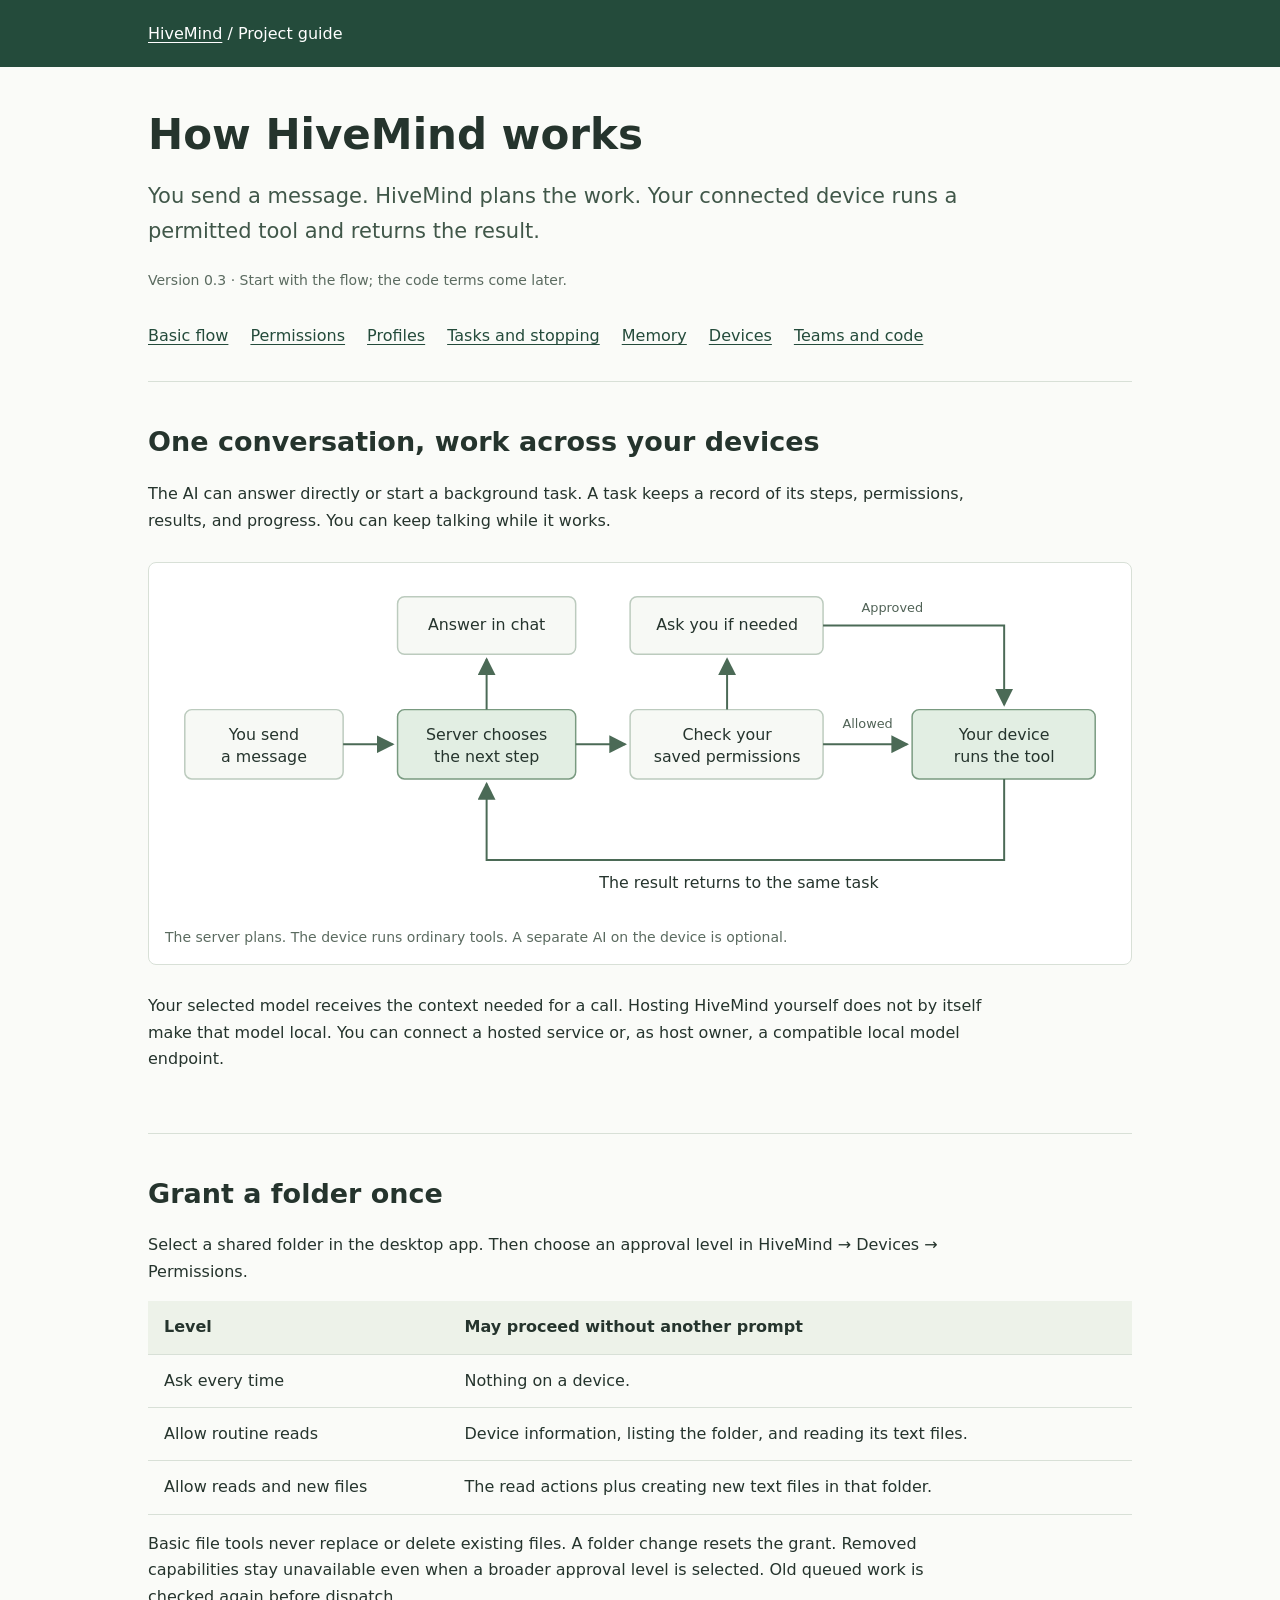
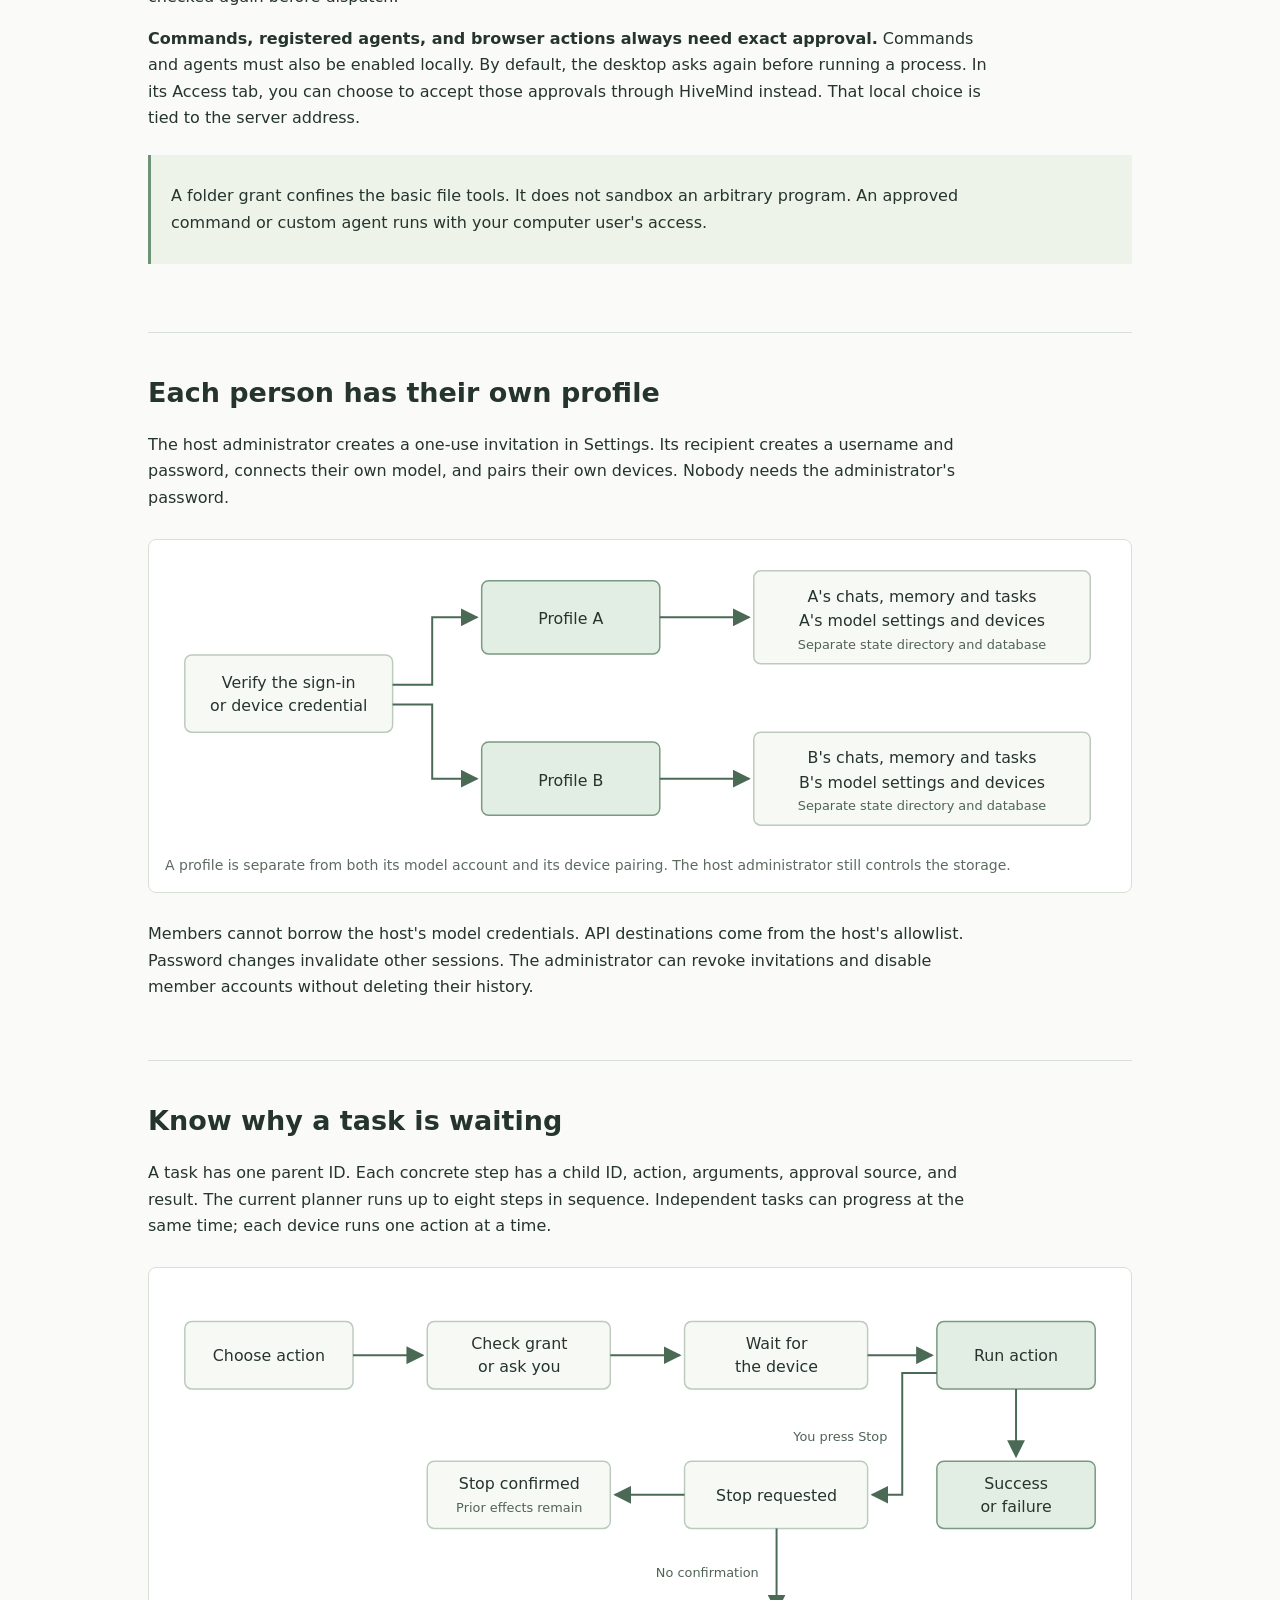
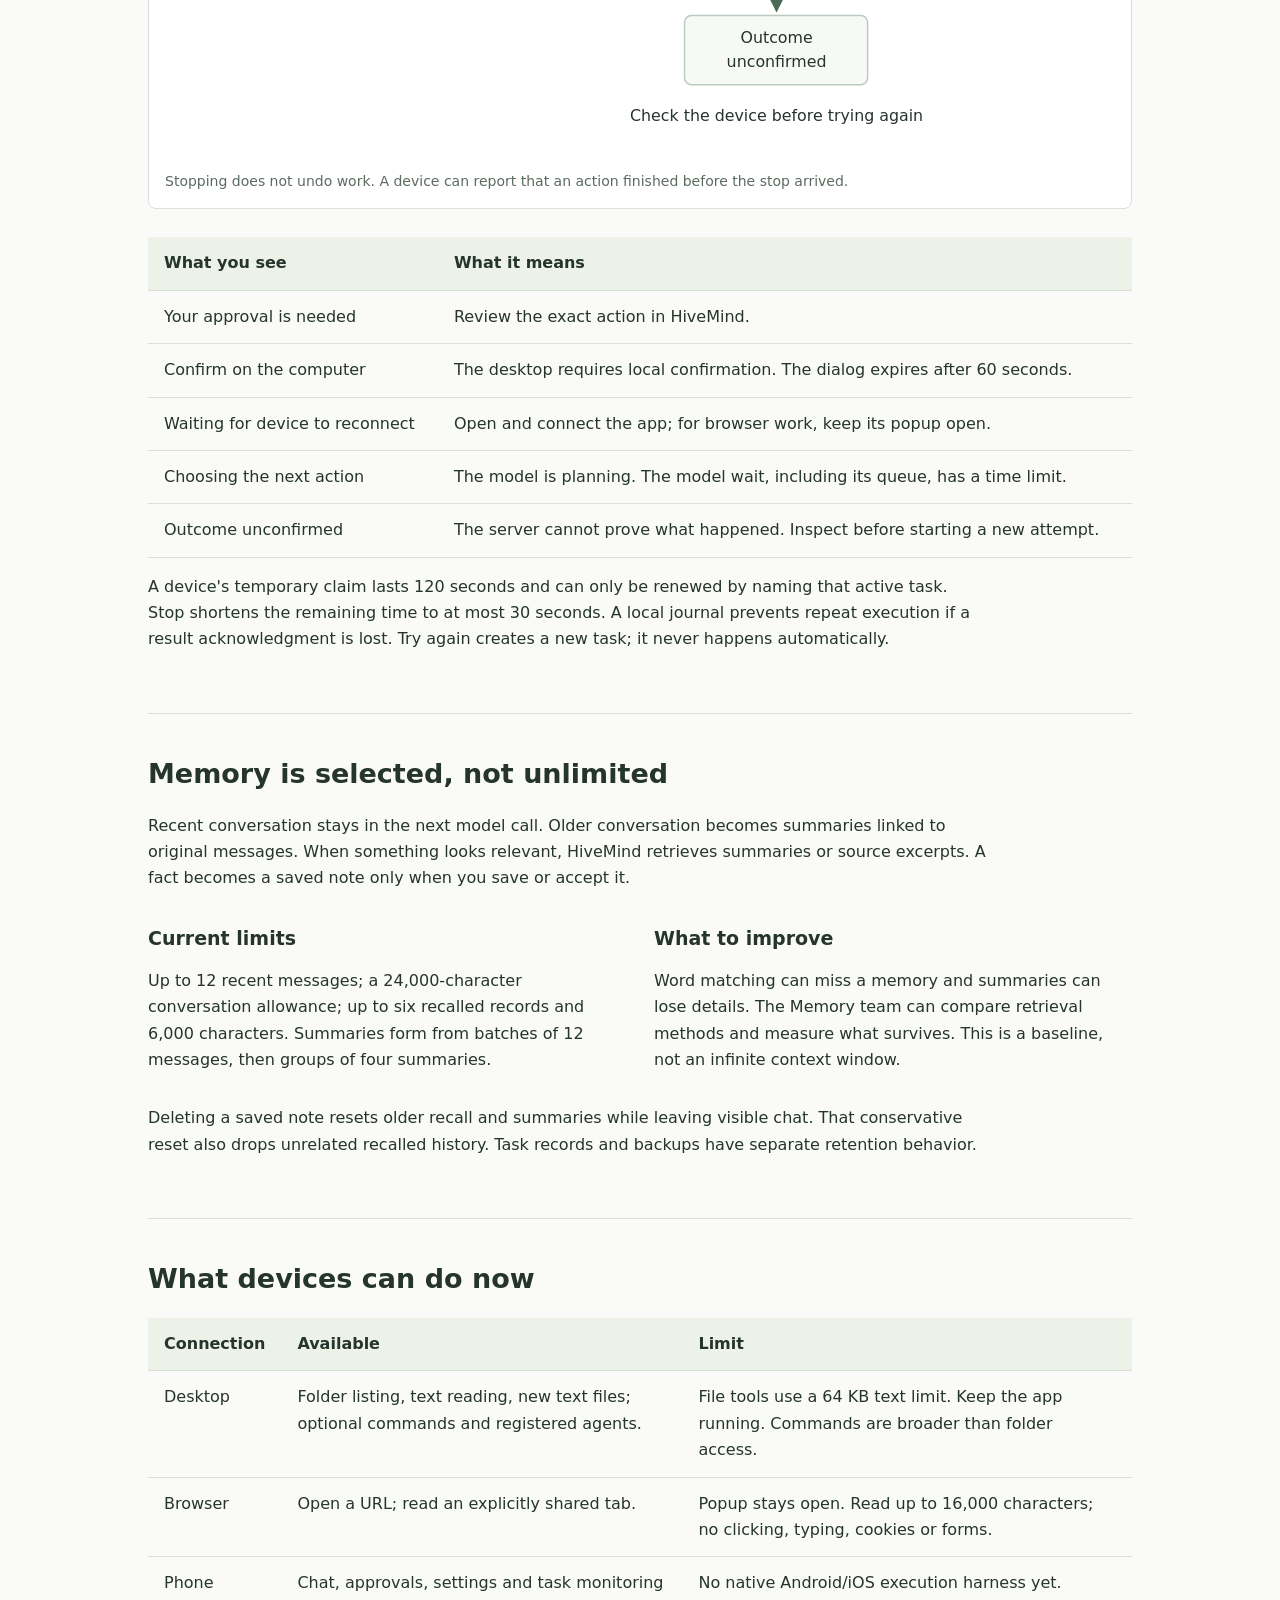
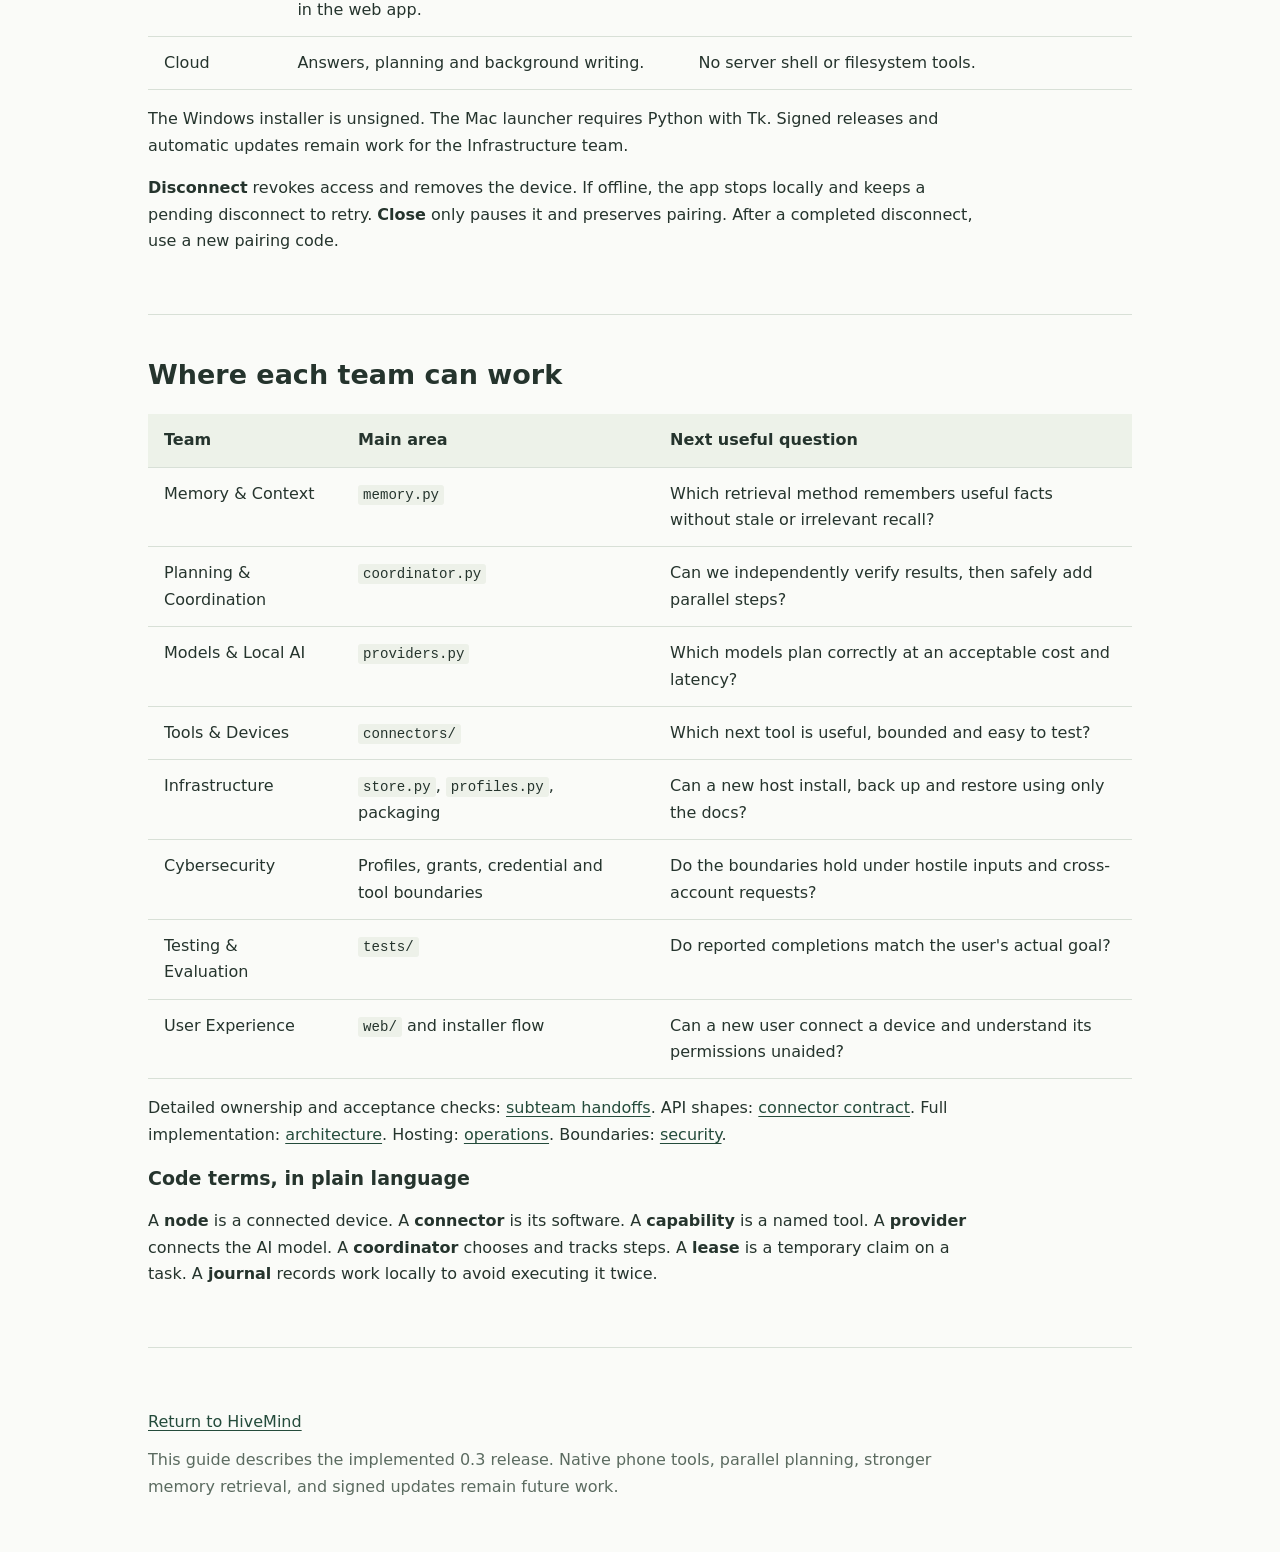
<file: docs/guide.html>
<!doctype html>
<html lang="en"><head><meta charset="utf-8"><meta name="viewport" content="width=device-width,initial-scale=1"><title>How HiveMind works</title><style>
:root{font-family:system-ui,-apple-system,"Segoe UI",sans-serif;color:#25342d;background:#fafbf8;--green:#244b3b;--line:#d8e0d7;--muted:#5b6b60}*{box-sizing:border-box}body{margin:0}header{background:var(--green);color:white;padding:24px 0}header a{color:inherit}main,header>div,footer{max-width:1040px;margin:auto;padding-left:28px;padding-right:28px}main{padding-bottom:40px}h1{font-size:42px;line-height:1.12;margin:44px 0 18px}h2{font-size:27px;line-height:1.2;margin-top:0}h3{font-size:19px}p,li,td,th{font-size:16px;line-height:1.65}p{max-width:840px}a{color:var(--green);text-underline-offset:3px}.lead{font-size:21px;color:#405749}.meta{color:var(--muted);font-size:14px}nav{display:flex;flex-wrap:wrap;gap:12px 22px;padding:20px 0 36px;border-bottom:1px solid var(--line)}section{padding:44px 0;border-bottom:1px solid var(--line)}figure{margin:28px 0;overflow-x:auto;border:1px solid var(--line);border-radius:8px;background:white;padding:16px}svg{display:block;width:100%;min-width:650px;height:auto}svg text{font-family:system-ui,sans-serif;fill:#25342d;font-size:16px}svg .small{font-size:13px;fill:#506256}svg .box{fill:#f7f9f5;stroke:#bccbbe;stroke-width:1.5}svg .green{fill:#e2eee3;stroke:#799a80;stroke-width:1.5}svg .line{fill:none;stroke:#4b6a56;stroke-width:2;marker-end:url(#arrow)}figcaption{font-size:14px;line-height:1.5;color:var(--muted);margin-top:12px}.scroll{overflow:auto}table{border-collapse:collapse;width:100%;min-width:560px}td,th{text-align:left;vertical-align:top;padding:13px 16px;border-bottom:1px solid var(--line)}th{background:#edf2e9}code{font-family:ui-monospace,monospace;font-size:.88em;background:#edf1e9;padding:2px 5px;border-radius:3px}.note{background:#edf3e9;border-left:3px solid #6e9276;padding:12px 20px;margin:24px 0}.columns{display:grid;grid-template-columns:1fr 1fr;gap:28px}footer{padding-top:24px;padding-bottom:36px;color:var(--muted)}@media(max-width:680px){h1{font-size:34px}.columns{grid-template-columns:1fr}main,header>div,footer{padding-left:18px;padding-right:18px}section{padding:32px 0}figure{padding:10px}}
</style></head><body><header><div><a href="/">HiveMind</a> / Project guide</div></header><main>
<h1>How HiveMind works</h1><p class="lead">You send a message. HiveMind plans the work. Your connected device runs a permitted tool and returns the result.</p><p class="meta">Version 0.3 · Start with the flow; the code terms come later.</p>
<nav aria-label="Guide sections"><a href="#flow">Basic flow</a><a href="#permissions">Permissions</a><a href="#profiles">Profiles</a><a href="#tasks">Tasks and stopping</a><a href="#memory">Memory</a><a href="#connectors">Devices</a><a href="#teams">Teams and code</a></nav>
<section id="flow"><h2>One conversation, work across your devices</h2><p>The AI can answer directly or start a background task. A task keeps a record of its steps, permissions, results, and progress. You can keep talking while it works.</p>
<figure><svg viewBox="0 0 960 340" role="img" aria-label="You send a message to the server. The server answers or checks permissions, asks if needed, and sends permitted work to your device. The result returns to the server."><defs><marker id="arrow" markerWidth="9" markerHeight="9" refX="8" refY="4.5" orient="auto"><path d="M0 0 L9 4.5 L0 9 Z" fill="#4b6a56"/></marker></defs>
<rect x="20" y="132" width="160" height="70" rx="7" class="box"/><text x="100" y="163" text-anchor="middle">You send</text><text x="100" y="185" text-anchor="middle">a message</text>
<rect x="235" y="132" width="180" height="70" rx="7" class="green"/><text x="325" y="163" text-anchor="middle">Server chooses</text><text x="325" y="185" text-anchor="middle">the next step</text>
<rect x="235" y="18" width="180" height="58" rx="7" class="box"/><text x="325" y="52" text-anchor="middle">Answer in chat</text>
<rect x="470" y="132" width="195" height="70" rx="7" class="box"/><text x="568" y="163" text-anchor="middle">Check your</text><text x="568" y="185" text-anchor="middle">saved permissions</text>
<rect x="470" y="18" width="195" height="58" rx="7" class="box"/><text x="568" y="52" text-anchor="middle">Ask you if needed</text>
<rect x="755" y="132" width="185" height="70" rx="7" class="green"/><text x="848" y="163" text-anchor="middle">Your device</text><text x="848" y="185" text-anchor="middle">runs the tool</text>
<path d="M180 167 H230" class="line"/><path d="M325 132 V81" class="line"/><path d="M415 167 H465" class="line"/><path d="M568 132 V81" class="line"/><path d="M665 167 H750" class="line"/><path d="M665 47 H848 V127" class="line"/><path d="M848 202 V284 H325 V207" class="line"/>
<text x="710" y="151" text-anchor="middle" class="small">Allowed</text><text x="735" y="33" text-anchor="middle" class="small">Approved</text><text x="580" y="312" text-anchor="middle">The result returns to the same task</text></svg><figcaption>The server plans. The device runs ordinary tools. A separate AI on the device is optional.</figcaption></figure>
<p>Your selected model receives the context needed for a call. Hosting HiveMind yourself does not by itself make that model local. You can connect a hosted service or, as host owner, a compatible local model endpoint.</p></section>
<section id="permissions"><h2>Grant a folder once</h2><p>Select a shared folder in the desktop app. Then choose an approval level in HiveMind → Devices → Permissions.</p><div class="scroll"><table><thead><tr><th>Level</th><th>May proceed without another prompt</th></tr></thead><tbody><tr><td>Ask every time</td><td>Nothing on a device.</td></tr><tr><td>Allow routine reads</td><td>Device information, listing the folder, and reading its text files.</td></tr><tr><td>Allow reads and new files</td><td>The read actions plus creating new text files in that folder.</td></tr></tbody></table></div><p>Basic file tools never replace or delete existing files. A folder change resets the grant. Removed capabilities stay unavailable even when a broader approval level is selected. Old queued work is checked again before dispatch.</p><p><strong>Commands, registered agents, and browser actions always need exact approval.</strong> Commands and agents must also be enabled locally. By default, the desktop asks again before running a process. In its Access tab, you can choose to accept those approvals through HiveMind instead. That local choice is tied to the server address.</p><div class="note"><p>A folder grant confines the basic file tools. It does not sandbox an arbitrary program. An approved command or custom agent runs with your computer user's access.</p></div></section>
<section id="profiles"><h2>Each person has their own profile</h2><p>The host administrator creates a one-use invitation in Settings. Its recipient creates a username and password, connects their own model, and pairs their own devices. Nobody needs the administrator's password.</p>
<figure><svg viewBox="0 0 960 290" role="img" aria-label="A verified sign-in or device credential routes to one profile. Profile A and Profile B each have separate data, model settings, and devices.">
<rect x="20" y="100" width="210" height="78" rx="7" class="box"/><text x="125" y="133" text-anchor="middle">Verify the sign-in</text><text x="125" y="157" text-anchor="middle">or device credential</text>
<rect x="320" y="25" width="180" height="74" rx="7" class="green"/><text x="410" y="69" text-anchor="middle">Profile A</text><rect x="320" y="188" width="180" height="74" rx="7" class="green"/><text x="410" y="232" text-anchor="middle">Profile B</text>
<rect x="595" y="15" width="340" height="94" rx="7" class="box"/><text x="765" y="46" text-anchor="middle">A's chats, memory and tasks</text><text x="765" y="71" text-anchor="middle">A's model settings and devices</text><text x="765" y="94" text-anchor="middle" class="small">Separate state directory and database</text>
<rect x="595" y="178" width="340" height="94" rx="7" class="box"/><text x="765" y="209" text-anchor="middle">B's chats, memory and tasks</text><text x="765" y="234" text-anchor="middle">B's model settings and devices</text><text x="765" y="257" text-anchor="middle" class="small">Separate state directory and database</text>
<path d="M230 130 H270 V62 H315" class="line"/><path d="M230 150 H270 V225 H315" class="line"/><path d="M500 62 H590" class="line"/><path d="M500 225 H590" class="line"/></svg><figcaption>A profile is separate from both its model account and its device pairing. The host administrator still controls the storage.</figcaption></figure>
<p>Members cannot borrow the host's model credentials. API destinations come from the host's allowlist. Password changes invalidate other sessions. The administrator can revoke invitations and disable member accounts without deleting their history.</p></section>
<section id="tasks"><h2>Know why a task is waiting</h2><p>A task has one parent ID. Each concrete step has a child ID, action, arguments, approval source, and result. The current planner runs up to eight steps in sequence. Independent tasks can progress at the same time; each device runs one action at a time.</p>
<figure><svg viewBox="0 0 960 480" role="img" aria-label="A planned action is approved by a folder grant or waits for review, then waits for its device, runs, and reports a result. A stop request waits for acknowledgment; lost confirmation leaves an unknown outcome.">
<rect x="20" y="38" width="170" height="68" rx="7" class="box"/><text x="105" y="78" text-anchor="middle">Choose action</text>
<rect x="265" y="38" width="185" height="68" rx="7" class="box"/><text x="358" y="66" text-anchor="middle">Check grant</text><text x="358" y="89" text-anchor="middle">or ask you</text>
<rect x="525" y="38" width="185" height="68" rx="7" class="box"/><text x="618" y="66" text-anchor="middle">Wait for</text><text x="618" y="89" text-anchor="middle">the device</text>
<rect x="780" y="38" width="160" height="68" rx="7" class="green"/><text x="860" y="78" text-anchor="middle">Run action</text>
<rect x="780" y="179" width="160" height="68" rx="7" class="green"/><text x="860" y="207" text-anchor="middle">Success</text><text x="860" y="230" text-anchor="middle">or failure</text>
<rect x="525" y="179" width="185" height="68" rx="7" class="box"/><text x="618" y="219" text-anchor="middle">Stop requested</text>
<rect x="265" y="179" width="185" height="68" rx="7" class="box"/><text x="358" y="207" text-anchor="middle">Stop confirmed</text><text x="358" y="230" text-anchor="middle" class="small">Prior effects remain</text>
<rect x="525" y="335" width="185" height="70" rx="7" class="box"/><text x="618" y="363" text-anchor="middle">Outcome</text><text x="618" y="387" text-anchor="middle">unconfirmed</text>
<path d="M190 72 H260" class="line"/><path d="M450 72 H520" class="line"/><path d="M710 72 H775" class="line"/><path d="M860 106 V174" class="line"/><path d="M780 90 H745 V213 H715" class="line"/><path d="M525 213 H455" class="line"/><path d="M618 247 V330" class="line"/>
<text x="730" y="159" text-anchor="end" class="small">You press Stop</text><text x="600" y="296" text-anchor="end" class="small">No confirmation</text><text x="618" y="442" text-anchor="middle">Check the device before trying again</text></svg><figcaption>Stopping does not undo work. A device can report that an action finished before the stop arrived.</figcaption></figure>
<div class="scroll"><table><thead><tr><th>What you see</th><th>What it means</th></tr></thead><tbody><tr><td>Your approval is needed</td><td>Review the exact action in HiveMind.</td></tr><tr><td>Confirm on the computer</td><td>The desktop requires local confirmation. The dialog expires after 60 seconds.</td></tr><tr><td>Waiting for device to reconnect</td><td>Open and connect the app; for browser work, keep its popup open.</td></tr><tr><td>Choosing the next action</td><td>The model is planning. The model wait, including its queue, has a time limit.</td></tr><tr><td>Outcome unconfirmed</td><td>The server cannot prove what happened. Inspect before starting a new attempt.</td></tr></tbody></table></div>
<p>A device's temporary claim lasts 120 seconds and can only be renewed by naming that active task. Stop shortens the remaining time to at most 30 seconds. A local journal prevents repeat execution if a result acknowledgment is lost. Try again creates a new task; it never happens automatically.</p></section>
<section id="memory"><h2>Memory is selected, not unlimited</h2><p>Recent conversation stays in the next model call. Older conversation becomes summaries linked to original messages. When something looks relevant, HiveMind retrieves summaries or source excerpts. A fact becomes a saved note only when you save or accept it.</p><div class="columns"><div><h3>Current limits</h3><p>Up to 12 recent messages; a 24,000-character conversation allowance; up to six recalled records and 6,000 characters. Summaries form from batches of 12 messages, then groups of four summaries.</p></div><div><h3>What to improve</h3><p>Word matching can miss a memory and summaries can lose details. The Memory team can compare retrieval methods and measure what survives. This is a baseline, not an infinite context window.</p></div></div><p>Deleting a saved note resets older recall and summaries while leaving visible chat. That conservative reset also drops unrelated recalled history. Task records and backups have separate retention behavior.</p></section>
<section id="connectors"><h2>What devices can do now</h2><div class="scroll"><table><thead><tr><th>Connection</th><th>Available</th><th>Limit</th></tr></thead><tbody><tr><td>Desktop</td><td>Folder listing, text reading, new text files; optional commands and registered agents.</td><td>File tools use a 64 KB text limit. Keep the app running. Commands are broader than folder access.</td></tr><tr><td>Browser</td><td>Open a URL; read an explicitly shared tab.</td><td>Popup stays open. Read up to 16,000 characters; no clicking, typing, cookies or forms.</td></tr><tr><td>Phone</td><td>Chat, approvals, settings and task monitoring in the web app.</td><td>No native Android/iOS execution harness yet.</td></tr><tr><td>Cloud</td><td>Answers, planning and background writing.</td><td>No server shell or filesystem tools.</td></tr></tbody></table></div><p>The Windows installer is unsigned. The Mac launcher requires Python with Tk. Signed releases and automatic updates remain work for the Infrastructure team.</p><p><strong>Disconnect</strong> revokes access and removes the device. If offline, the app stops locally and keeps a pending disconnect to retry. <strong>Close</strong> only pauses it and preserves pairing. After a completed disconnect, use a new pairing code.</p></section>
<section id="teams"><h2>Where each team can work</h2><div class="scroll"><table><thead><tr><th>Team</th><th>Main area</th><th>Next useful question</th></tr></thead><tbody><tr><td>Memory &amp; Context</td><td><code>memory.py</code></td><td>Which retrieval method remembers useful facts without stale or irrelevant recall?</td></tr><tr><td>Planning &amp; Coordination</td><td><code>coordinator.py</code></td><td>Can we independently verify results, then safely add parallel steps?</td></tr><tr><td>Models &amp; Local AI</td><td><code>providers.py</code></td><td>Which models plan correctly at an acceptable cost and latency?</td></tr><tr><td>Tools &amp; Devices</td><td><code>connectors/</code></td><td>Which next tool is useful, bounded and easy to test?</td></tr><tr><td>Infrastructure</td><td><code>store.py</code>, <code>profiles.py</code>, packaging</td><td>Can a new host install, back up and restore using only the docs?</td></tr><tr><td>Cybersecurity</td><td>Profiles, grants, credential and tool boundaries</td><td>Do the boundaries hold under hostile inputs and cross-account requests?</td></tr><tr><td>Testing &amp; Evaluation</td><td><code>tests/</code></td><td>Do reported completions match the user's actual goal?</td></tr><tr><td>User Experience</td><td><code>web/</code> and installer flow</td><td>Can a new user connect a device and understand its permissions unaided?</td></tr></tbody></table></div><p>Detailed ownership and acceptance checks: <a href="/docs/subteams.md">subteam handoffs</a>. API shapes: <a href="/docs/connector-contract.md">connector contract</a>. Full implementation: <a href="/docs/architecture.md">architecture</a>. Hosting: <a href="/docs/operations.md">operations</a>. Boundaries: <a href="/docs/security.md">security</a>.</p><h3>Code terms, in plain language</h3><p>A <strong>node</strong> is a connected device. A <strong>connector</strong> is its software. A <strong>capability</strong> is a named tool. A <strong>provider</strong> connects the AI model. A <strong>coordinator</strong> chooses and tracks steps. A <strong>lease</strong> is a temporary claim on a task. A <strong>journal</strong> records work locally to avoid executing it twice.</p></section>
</main><footer><a href="/">Return to HiveMind</a><p>This guide describes the implemented 0.3 release. Native phone tools, parallel planning, stronger memory retrieval, and signed updates remain future work.</p></footer></body></html>
</file>
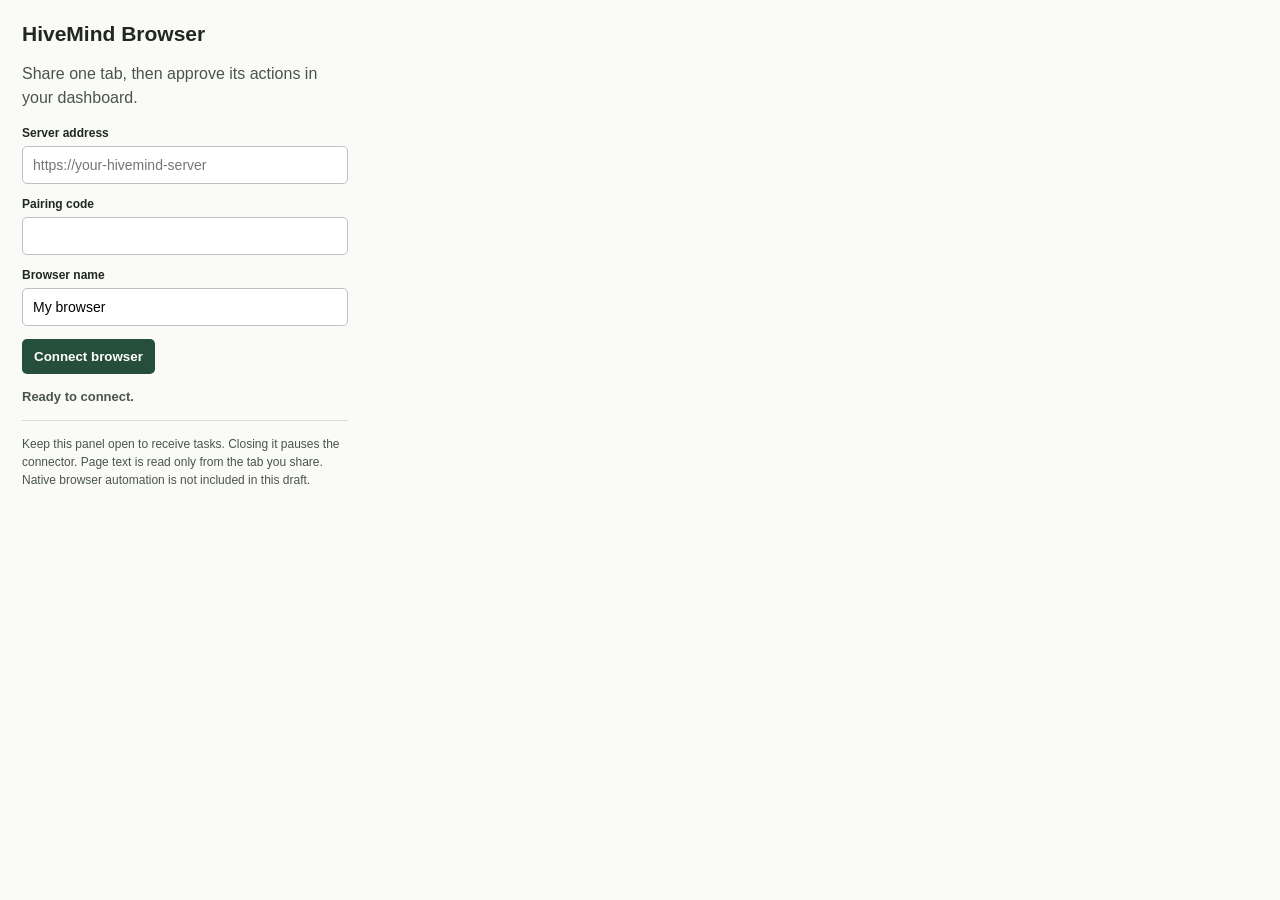
<file: connectors/browser/popup.html>
<!doctype html>
<html lang="en"><head><meta charset="utf-8"><meta name="viewport" content="width=device-width, initial-scale=1"><title>HiveMind Browser</title><link rel="stylesheet" href="popup.css"></head>
<body>
<h1>HiveMind Browser</h1>
<p>Share one tab, then approve its actions in your dashboard.</p>
<form id="connect-form">
<label>Server address<input id="server" type="url" placeholder="https://your-hivemind-server" required></label>
<label>Pairing code<input id="code" autocomplete="off" maxlength="100" required></label>
<label>Browser name<input id="name" value="My browser" maxlength="80" required></label>
<button type="submit">Connect browser</button>
</form>
<section id="connected" hidden>
<div id="identity"></div>
<button id="share">Share this tab</button>
<p id="shared">No tab shared.</p>
<button id="unshare" class="secondary">Stop sharing</button>
<button id="disconnect" class="secondary">Disconnect locally</button>
</section>
<p id="status" role="status" aria-live="polite">Ready to connect.</p>
<p class="note">Keep this panel open to receive tasks. Closing it pauses the connector. Page text is read only from the tab you share. Native browser automation is not included in this draft.</p>
<script src="popup.js"></script>
</body></html>
</file>
<file: connectors/browser/popup.css>
:root{color-scheme:light;font-family:Arial,sans-serif;color:#202722;background:#fafbf9}*{box-sizing:border-box}body{width:370px;margin:0;padding:22px}h1{font-size:21px;margin:0 0 10px}p{line-height:1.5;color:#4a544d}label{display:block;font-weight:bold;font-size:12px;margin:13px 0}input{display:block;width:100%;padding:10px;border:1px solid #bbc4bc;border-radius:5px;margin-top:6px;font:14px Arial}button{padding:10px 12px;background:#254f3b;color:white;border:0;border-radius:5px;font-weight:bold;cursor:pointer}button:disabled{opacity:.5;cursor:wait}.secondary{background:#e5ebe5;color:#203d2c;margin:5px 4px 0 0}.note{font-size:12px;border-top:1px solid #d5dcd4;padding-top:14px}#status{font-size:13px;font-weight:bold}#identity{margin-bottom:14px}#shared{overflow-wrap:anywhere}[hidden]{display:none!important}
</file>
